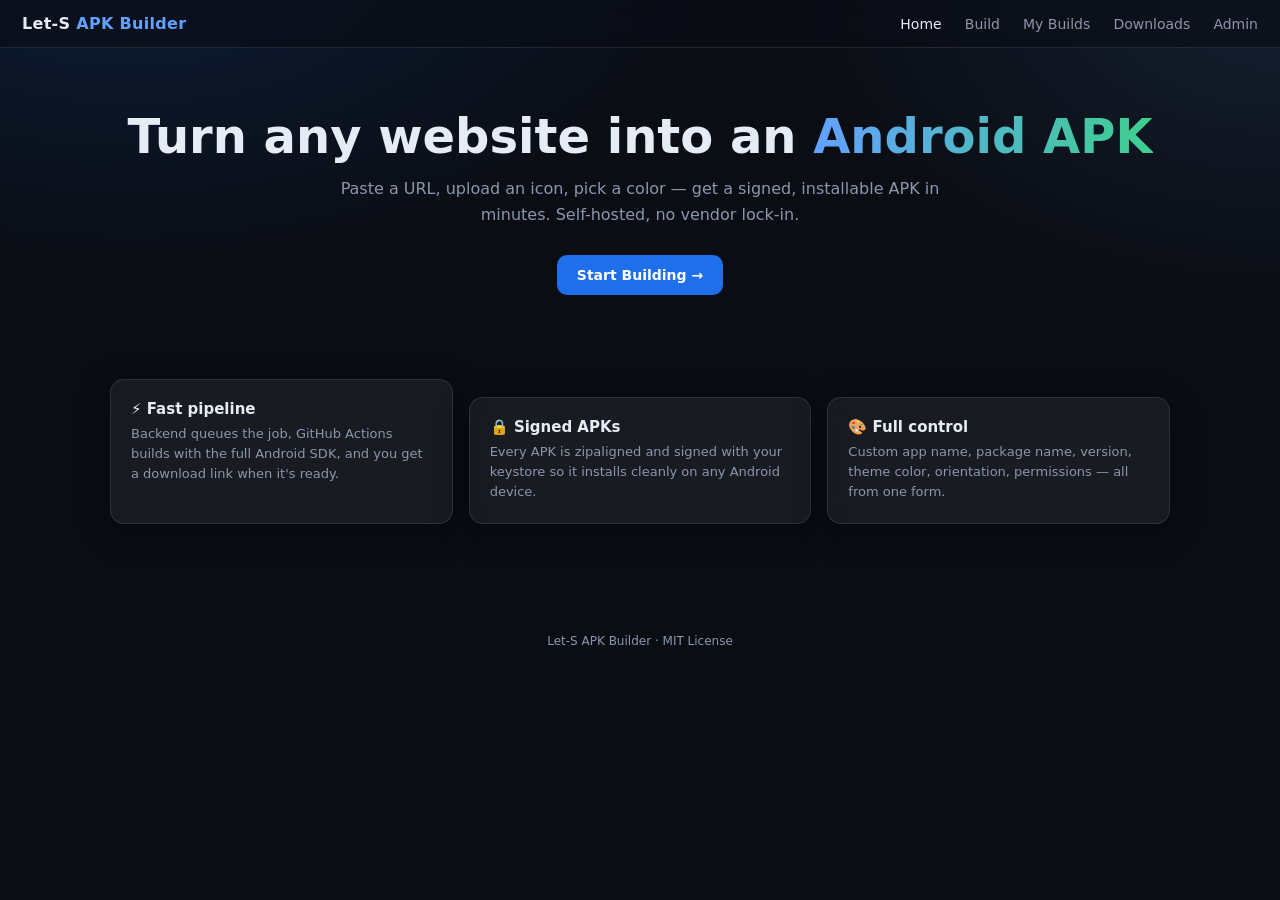
<file: index.html>
<!DOCTYPE html>
<html lang="en">
<head>
<meta charset="UTF-8" />
<meta name="viewport" content="width=device-width, initial-scale=1" />
<title>Let-S APK Builder — Convert any website to an Android APK</title>
<link rel="stylesheet" href="assets/style.css" />
</head>
<body>
<header class="nav">
  <div class="brand">Let-S <span>APK Builder</span></div>
  <nav>
    <a href="index.html" class="active">Home</a>
    <a href="build.html">Build</a>
    <a href="builds.html">My Builds</a>
  <a href="downloads.html">Downloads</a>
  
  <a href="admin-login.html" id="adminNavLink">Admin</a>
    

  </nav>
</header>

<section class="hero">
  <h1>Turn any website into an <span class="grad">Android APK</span></h1>
  <p>Paste a URL, upload an icon, pick a color — get a signed, installable APK in minutes. Self-hosted, no vendor lock-in.</p>
  <a href="build.html" class="btn">Start Building →</a>
</section>

<main class="container container-wide">
  <div class="features">
    <div class="card feature">
      <h3>⚡ Fast pipeline</h3>
      <p>Backend queues the job, GitHub Actions builds with the full Android SDK, and you get a download link when it's ready.</p>
    </div>
    <div class="card feature">
      <h3>🔒 Signed APKs</h3>
      <p>Every APK is zipaligned and signed with your keystore so it installs cleanly on any Android device.</p>
    </div>
    <div class="card feature">
      <h3>🎨 Full control</h3>
      <p>Custom app name, package name, version, theme color, orientation, permissions — all from one form.</p>
    </div>
  </div>
</main>

<footer>Let-S APK Builder · MIT License</footer>
</body>
</html>
</file>
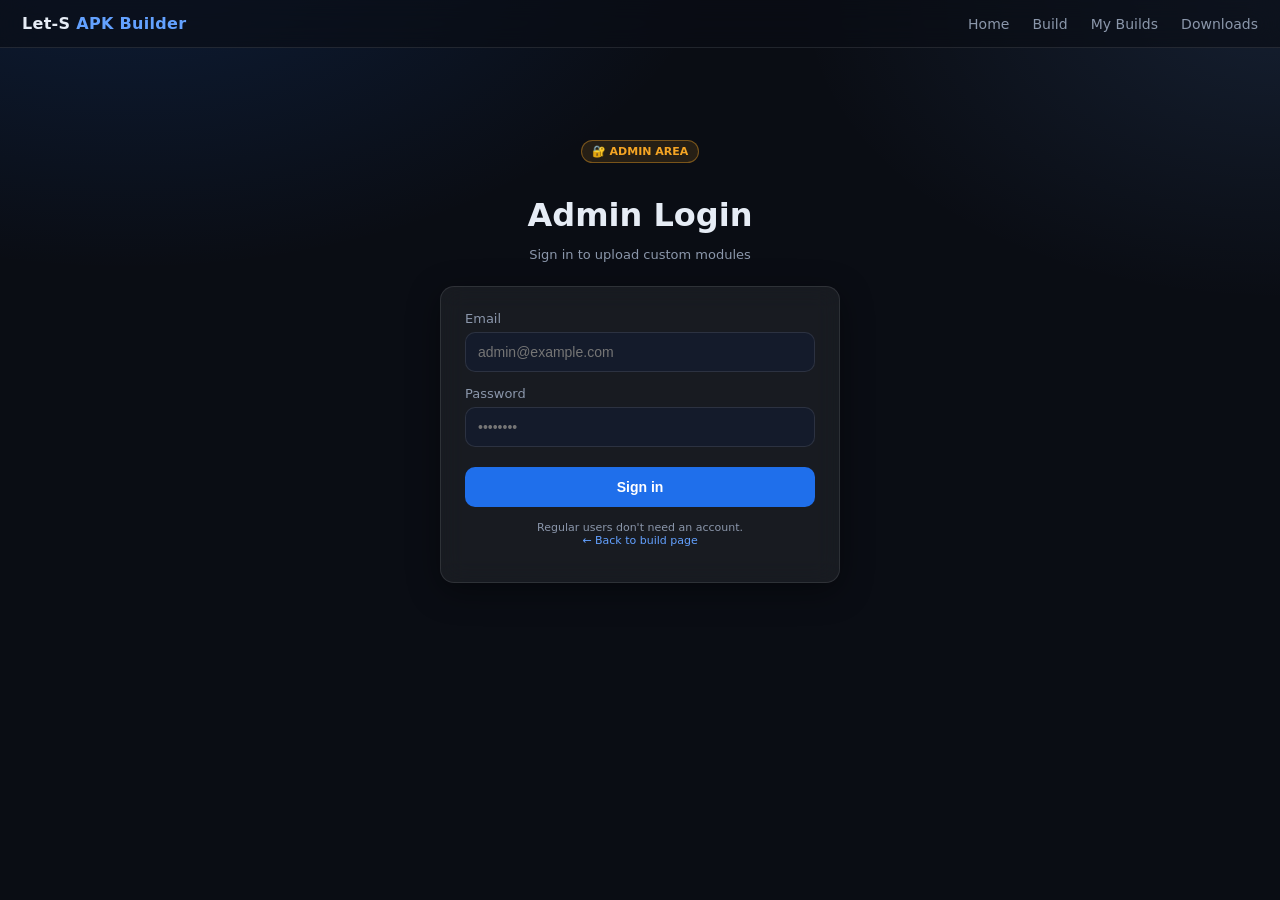
<file: admin-login.html>
<!DOCTYPE html>
<html lang="en">
<head>
<meta charset="UTF-8" />
<meta name="viewport" content="width=device-width, initial-scale=1" />
<meta http-equiv="Cache-Control" content="no-cache, no-store, must-revalidate" />
<title>Admin Login — Let-S APK Builder</title>
<link rel="stylesheet" href="assets/style.css?v=10" />
<style>
  .login-wrap {
    max-width: 400px;
    margin: 60px auto;
  }
  .login-wrap h1 {
    text-align: center;
    margin-bottom: 8px;
  }
  .login-wrap .sub {
    text-align: center;
    color: var(--muted);
    font-size: 13px;
    margin-bottom: 24px;
  }
  .admin-badge {
    display: inline-flex;
    align-items: center;
    gap: 6px;
    padding: 4px 10px;
    background: rgba(245, 165, 36, 0.12);
    border: 1px solid rgba(245, 165, 36, 0.4);
    border-radius: 999px;
    font-size: 11px;
    color: var(--warning);
    font-weight: 700;
    margin-bottom: 12px;
  }
</style>
</head>
<body>
<header class="nav">
  <div class="brand">Let-S <span>APK Builder</span></div>
  <nav>
    <a href="index.html">Home</a>
    <a href="build.html">Build</a>
    <a href="builds.html">My Builds</a>
    <a href="downloads.html">Downloads</a>
  </nav>
</header>

<main class="container">
  <div class="login-wrap">
    <div style="text-align:center;">
      <div class="admin-badge">🔐 ADMIN AREA</div>
    </div>
    <h1>Admin Login</h1>
    <p class="sub">Sign in to upload custom modules</p>

    <form id="loginForm" class="card">
      <div>
        <label for="email">Email</label>
        <input id="email" type="email" placeholder="admin@example.com" autocomplete="username" required />
      </div>
      <div style="margin-top:14px;">
        <label for="password">Password</label>
        <input id="password" type="password" placeholder="••••••••" autocomplete="current-password" required />
      </div>

      <div id="loginError"></div>

      <button type="submit" class="btn btn-block" style="margin-top:20px;" id="loginBtn">
        Sign in
      </button>

      <p style="text-align:center;margin-top:14px;font-size:11px;color:var(--muted);">
        Regular users don't need an account.<br>
        <a href="build.html">← Back to build page</a>
      </p>
    </form>
  </div>
</main>

<script src="assets/app.js?v=10"></script>
<script>
  const form = document.getElementById("loginForm");
  const errorEl = document.getElementById("loginError");
  const btn = document.getElementById("loginBtn");

  // If already logged in, redirect
  if (localStorage.getItem("admin_token")) {
    location.href = "build.html";
  }

  form.addEventListener("submit", async (e) => {
    e.preventDefault();
    errorEl.innerHTML = "";
    btn.disabled = true;
    btn.textContent = "Signing in…";

    try {
      const email = document.getElementById("email").value.trim();
      const password = document.getElementById("password").value;

      const res = await fetch(`${API_BASE}/api/admin/login`, {
        method: "POST",
        headers: { "Content-Type": "application/json" },
        body: JSON.stringify({ email, password }),
      });

      const data = await res.json().catch(() => ({}));
      if (!res.ok) throw new Error(data.error || `Login failed (${res.status})`);

      // Save token + user
      localStorage.setItem("admin_token", data.token);
      localStorage.setItem("admin_user", JSON.stringify(data.user));

      location.href = "build.html";
    } catch (err) {
      errorEl.innerHTML = `<div class="error-box">${err.message}</div>`;
      btn.disabled = false;
      btn.textContent = "Sign in";
    }
  });
</script>
</body>
</html>
</file>
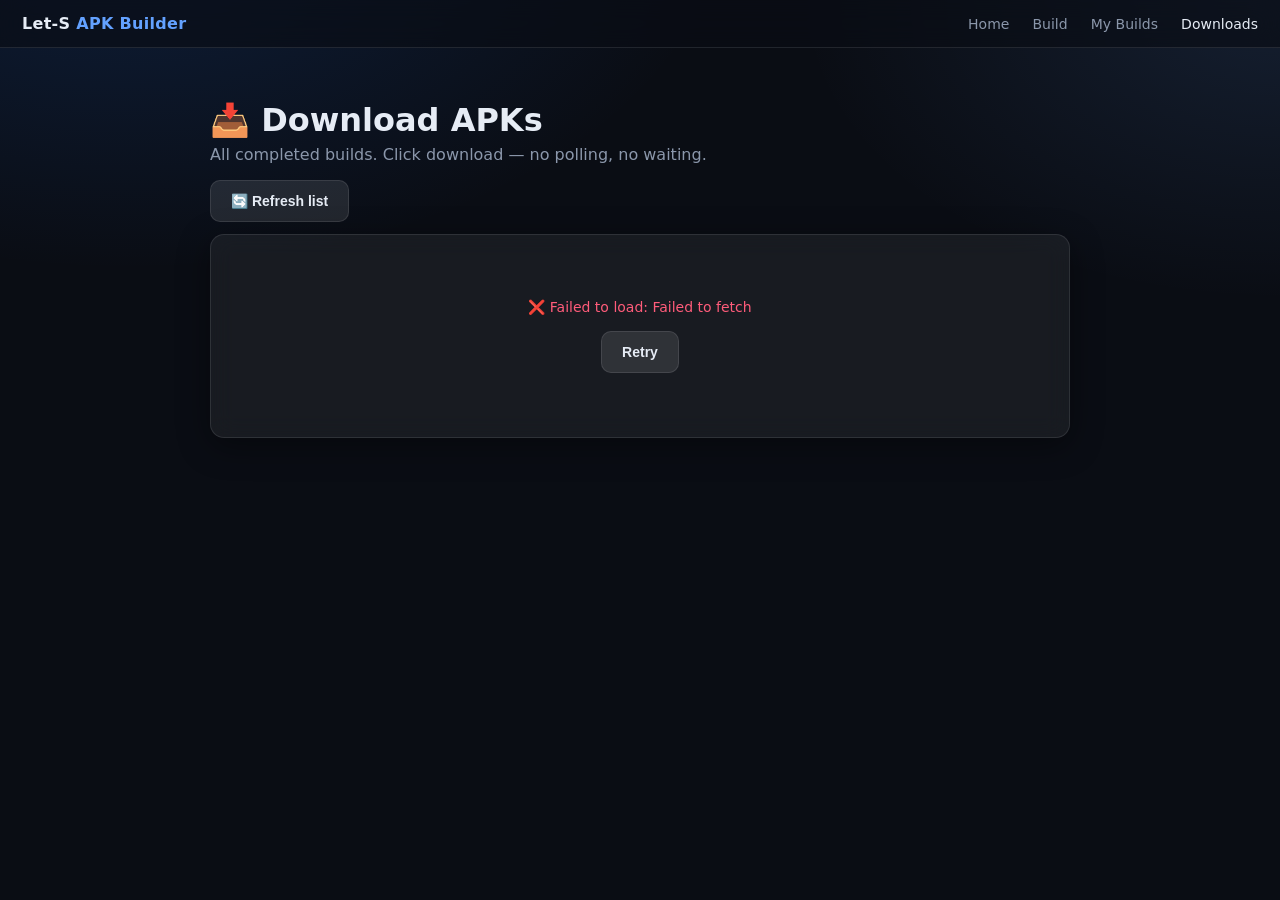
<file: download.html>
<!DOCTYPE html>
<html lang="en">
<head>
<meta charset="UTF-8" />
<meta name="viewport" content="width=device-width, initial-scale=1" />
<meta http-equiv="Cache-Control" content="no-cache, no-store, must-revalidate" />
<meta http-equiv="Pragma" content="no-cache" />
<meta http-equiv="Expires" content="0" />
<title>Downloads — Let-S APK Builder</title>
<link rel="stylesheet" href="assets/style.css?v=4" />
<style>
  .dl-item {
    display: flex; align-items: center; justify-content: space-between;
    gap: 12px;
    padding: 16px;
    border-bottom: 1px solid var(--border);
    flex-wrap: wrap;
  }
  .dl-item:last-child { border-bottom: none; }

  .dl-item .info {
    display: flex; flex-direction: column; gap: 4px;
    flex: 1; min-width: 200px;
  }
  .dl-item .app-name { font-weight: 700; font-size: 15px; color: var(--text); }
  .dl-item .sub { color: var(--muted); font-size: 12px; word-break: break-all; }
  .dl-item .pkg { color: var(--muted); font-size: 11px; font-family: ui-monospace, monospace; }

  .dl-btn {
    display: inline-flex; align-items: center; gap: 8px;
    padding: 10px 18px;
    background: var(--success);
    color: #fff;
    font-weight: 700;
    font-size: 14px;
    border-radius: 10px;
    border: none;
    cursor: pointer;
    text-decoration: none;
    white-space: nowrap;
  }
  .dl-btn:hover { background: #2fb578; }
  .dl-btn:active { transform: translateY(1px); }

  .copy-btn {
    padding: 8px 12px;
    background: transparent;
    color: var(--muted);
    border: 1px solid var(--border);
    border-radius: 8px;
    font-size: 12px;
    cursor: pointer;
  }
  .copy-btn:hover { color: var(--text); }

  .empty {
    padding: 40px 20px;
    text-align: center;
    color: var(--muted);
    font-size: 14px;
  }

  .toast {
    position: fixed; bottom: 20px; left: 50%; transform: translateX(-50%);
    background: var(--success); color: #fff;
    padding: 12px 20px; border-radius: 10px;
    font-size: 14px; font-weight: 600;
    opacity: 0; pointer-events: none;
    transition: opacity .2s;
    z-index: 1000;
  }
  .toast.show { opacity: 1; }
</style>
</head>
<body>
<header class="nav">
  <div class="brand">Let-S <span>APK Builder</span></div>
  <nav>
    <a href="index.html">Home</a>
    <a href="build.html">Build</a>
    <a href="builds.html">My Builds</a>
    <a href="downloads.html" class="active">Downloads</a>
  </nav>
</header>

<main class="container">
  <h1 style="margin-bottom:6px;">📥 Download APKs</h1>
  <p style="color:var(--muted);margin-top:0;">
    All completed builds. Click download — no polling, no waiting.
  </p>

  <div style="margin-bottom:12px;">
    <button class="btn secondary" onclick="loadBuilds()">🔄 Refresh list</button>
  </div>

  <div class="card">
    <div id="listBody">
      <div class="empty">Loading builds…</div>
    </div>
  </div>
</main>

<div id="toast" class="toast">Link copied!</div>

<script>
  // ⚠️ Update this if backend URL changes
  const API_BASE = "https://lets-apk-builder.onrender.com";

  function escapeHtml(s) {
    return String(s ?? "").replace(/[<>&"']/g, (c) => ({
      "<": "&lt;", ">": "&gt;", "&": "&amp;", '"': "&quot;", "'": "&#39;"
    }[c] || c));
  }

  function formatDate(iso) {
    if (!iso) return "—";
    try {
      return new Date(iso).toLocaleString();
    } catch {
      return iso;
    }
  }

  async function loadBuilds() {
    const body = document.getElementById("listBody");
    body.innerHTML = `<div class="empty">Loading builds…</div>`;

    try {
      const res = await fetch(`${API_BASE}/api/builds?limit=50&_=${Date.now()}`);
      if (!res.ok) throw new Error(`API returned ${res.status}`);
      const data = await res.json();
      const builds = data.builds || [];

      // Only show completed builds with apkUrl
      const downloadable = builds.filter(b => b.status === "completed" && b.apkUrl);

      if (!downloadable.length) {
        body.innerHTML = `
          <div class="empty">
            No completed APKs yet.<br><br>
            <a href="build.html" class="btn">Build an APK →</a>
          </div>`;
        return;
      }

      body.innerHTML = downloadable.map(b => {
        const cfg = b.config || {};
        const appName = cfg.appName || "(untitled)";
        const pkg = cfg.packageName || "";
        const version = cfg.versionName || "";
        const date = formatDate(b.completedAt || b.createdAt);
        const downloadUrl = `${API_BASE}/api/download/${b.id}`;
        const directUrl = b.apkUrl;

        return `
          <div class="dl-item">
            <div class="info">
              <span class="app-name">${escapeHtml(appName)} ${version ? `v${escapeHtml(version)}` : ""}</span>
              <span class="sub">Built: ${escapeHtml(date)}</span>
              ${pkg ? `<span class="pkg">${escapeHtml(pkg)}</span>` : ""}
            </div>
            <div style="display:flex;gap:8px;align-items:center;flex-wrap:wrap;">
              <a class="dl-btn" href="${escapeHtml(downloadUrl)}" download>⬇ Download</a>
              <button class="copy-btn" onclick="copyLink('${escapeHtml(directUrl)}')">Copy link</button>
            </div>
          </div>
        `;
      }).join("");

    } catch (err) {
      body.innerHTML = `<div class="empty" style="color:var(--danger);">
        ❌ Failed to load: ${escapeHtml(err.message)}<br><br>
        <button class="btn secondary" onclick="loadBuilds()">Retry</button>
      </div>`;
    }
  }

  function copyLink(url) {
    navigator.clipboard.writeText(url).then(() => {
      const t = document.getElementById("toast");
      t.classList.add("show");
      setTimeout(() => t.classList.remove("show"), 1500);
    }).catch(() => {
      // Fallback for older browsers
      const ta = document.createElement("textarea");
      ta.value = url;
      document.body.appendChild(ta);
      ta.select();
      document.execCommand("copy");
      document.body.removeChild(ta);
      const t = document.getElementById("toast");
      t.classList.add("show");
      setTimeout(() => t.classList.remove("show"), 1500);
    });
  }

  // Initial load
  loadBuilds();
</script>
</body>
</html>
</file>
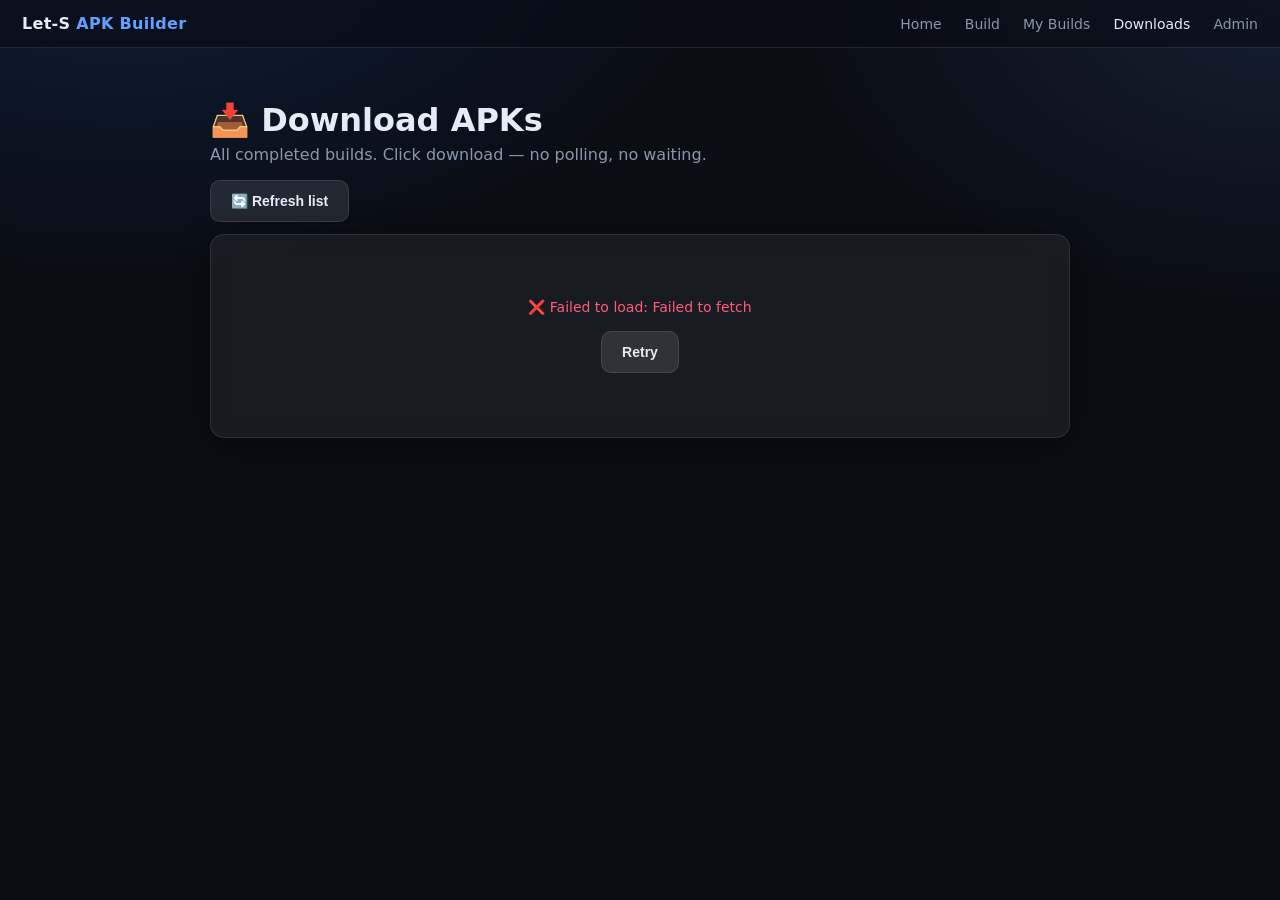
<file: downloads.html>
<!DOCTYPE html>
<html lang="en">
<head>
<meta charset="UTF-8" />
<meta name="viewport" content="width=device-width, initial-scale=1" />
<meta http-equiv="Cache-Control" content="no-cache, no-store, must-revalidate" />
<meta http-equiv="Pragma" content="no-cache" />
<meta http-equiv="Expires" content="0" />
<title>Downloads — Let-S APK Builder</title>
<link rel="stylesheet" href="assets/style.css?v=4" />
<style>
  .dl-item {
    display: flex; align-items: center; justify-content: space-between;
    gap: 12px;
    padding: 16px;
    border-bottom: 1px solid var(--border);
    flex-wrap: wrap;
  }
  .dl-item:last-child { border-bottom: none; }

  .dl-item .info {
    display: flex; flex-direction: column; gap: 4px;
    flex: 1; min-width: 200px;
  }
  .dl-item .app-name { font-weight: 700; font-size: 15px; color: var(--text); }
  .dl-item .sub { color: var(--muted); font-size: 12px; word-break: break-all; }
  .dl-item .pkg { color: var(--muted); font-size: 11px; font-family: ui-monospace, monospace; }

  .dl-btn {
    display: inline-flex; align-items: center; gap: 8px;
    padding: 10px 18px;
    background: var(--success);
    color: #fff;
    font-weight: 700;
    font-size: 14px;
    border-radius: 10px;
    border: none;
    cursor: pointer;
    text-decoration: none;
    white-space: nowrap;
  }
  .dl-btn:hover { background: #2fb578; }
  .dl-btn:active { transform: translateY(1px); }

  .copy-btn {
    padding: 8px 12px;
    background: transparent;
    color: var(--muted);
    border: 1px solid var(--border);
    border-radius: 8px;
    font-size: 12px;
    cursor: pointer;
  }
  .copy-btn:hover { color: var(--text); }

  .empty {
    padding: 40px 20px;
    text-align: center;
    color: var(--muted);
    font-size: 14px;
  }

  .toast {
    position: fixed; bottom: 20px; left: 50%; transform: translateX(-50%);
    background: var(--success); color: #fff;
    padding: 12px 20px; border-radius: 10px;
    font-size: 14px; font-weight: 600;
    opacity: 0; pointer-events: none;
    transition: opacity .2s;
    z-index: 1000;
  }
  .toast.show { opacity: 1; }
</style>
</head>
<body>
<header class="nav">
  <div class="brand">Let-S <span>APK Builder</span></div>
  <nav>
    <a href="index.html">Home</a>
    <a href="build.html">Build</a>
    <a href="builds.html">My Builds</a>
    <a href="downloads.html" class="active">Downloads</a>
    <a href="admin-login.html" id="adminNavLink">Admin</a>
  </nav>
</header>

<main class="container">
  <h1 style="margin-bottom:6px;">📥 Download APKs</h1>
  <p style="color:var(--muted);margin-top:0;">
    All completed builds. Click download — no polling, no waiting.
  </p>

  <div style="margin-bottom:12px;">
    <button class="btn secondary" onclick="loadBuilds()">🔄 Refresh list</button>
  </div>

  <div class="card">
    <div id="listBody">
      <div class="empty">Loading builds…</div>
    </div>
  </div>
</main>

<div id="toast" class="toast">Link copied!</div>

<script>
  // ⚠️ Update this if backend URL changes
  const API_BASE = "https://lets-apk-builder.onrender.com";

  function escapeHtml(s) {
    return String(s ?? "").replace(/[<>&"']/g, (c) => ({
      "<": "&lt;", ">": "&gt;", "&": "&amp;", '"': "&quot;", "'": "&#39;"
    }[c] || c));
  }

  function formatDate(iso) {
    if (!iso) return "—";
    try {
      return new Date(iso).toLocaleString();
    } catch {
      return iso;
    }
  }

  async function loadBuilds() {
    const body = document.getElementById("listBody");
    body.innerHTML = `<div class="empty">Loading builds…</div>`;

    try {
      const res = await fetch(`${API_BASE}/api/builds?limit=50&_=${Date.now()}`);
      if (!res.ok) throw new Error(`API returned ${res.status}`);
      const data = await res.json();
      const builds = data.builds || [];

      // Only show completed builds with apkUrl
      const downloadable = builds.filter(b => b.status === "completed" && b.apkUrl);

      if (!downloadable.length) {
        body.innerHTML = `
          <div class="empty">
            No completed APKs yet.<br><br>
            <a href="build.html" class="btn">Build an APK →</a>
          </div>`;
        return;
      }

      body.innerHTML = downloadable.map(b => {
        const cfg = b.config || {};
        const appName = cfg.appName || "(untitled)";
        const pkg = cfg.packageName || "";
        const version = cfg.versionName || "";
        const date = formatDate(b.completedAt || b.createdAt);
        const downloadUrl = `${API_BASE}/api/download/${b.id}`;
        const directUrl = b.apkUrl;

        return `
          <div class="dl-item">
            <div class="info">
              <span class="app-name">${escapeHtml(appName)} ${version ? `v${escapeHtml(version)}` : ""}</span>
              <span class="sub">Built: ${escapeHtml(date)}</span>
              ${pkg ? `<span class="pkg">${escapeHtml(pkg)}</span>` : ""}
            </div>
            <div style="display:flex;gap:8px;align-items:center;flex-wrap:wrap;">
              <a class="dl-btn" href="${escapeHtml(downloadUrl)}" download>⬇ Download</a>
              <button class="copy-btn" onclick="copyLink('${escapeHtml(directUrl)}')">Copy link</button>
            </div>
          </div>
        `;
      }).join("");

    } catch (err) {
      body.innerHTML = `<div class="empty" style="color:var(--danger);">
        ❌ Failed to load: ${escapeHtml(err.message)}<br><br>
        <button class="btn secondary" onclick="loadBuilds()">Retry</button>
      </div>`;
    }
  }

  function copyLink(url) {
    navigator.clipboard.writeText(url).then(() => {
      const t = document.getElementById("toast");
      t.classList.add("show");
      setTimeout(() => t.classList.remove("show"), 1500);
    }).catch(() => {
      // Fallback for older browsers
      const ta = document.createElement("textarea");
      ta.value = url;
      document.body.appendChild(ta);
      ta.select();
      document.execCommand("copy");
      document.body.removeChild(ta);
      const t = document.getElementById("toast");
      t.classList.add("show");
      setTimeout(() => t.classList.remove("show"), 1500);
    });
  }

  // Initial load
  loadBuilds();
</script>
</body>
</html>
</file>
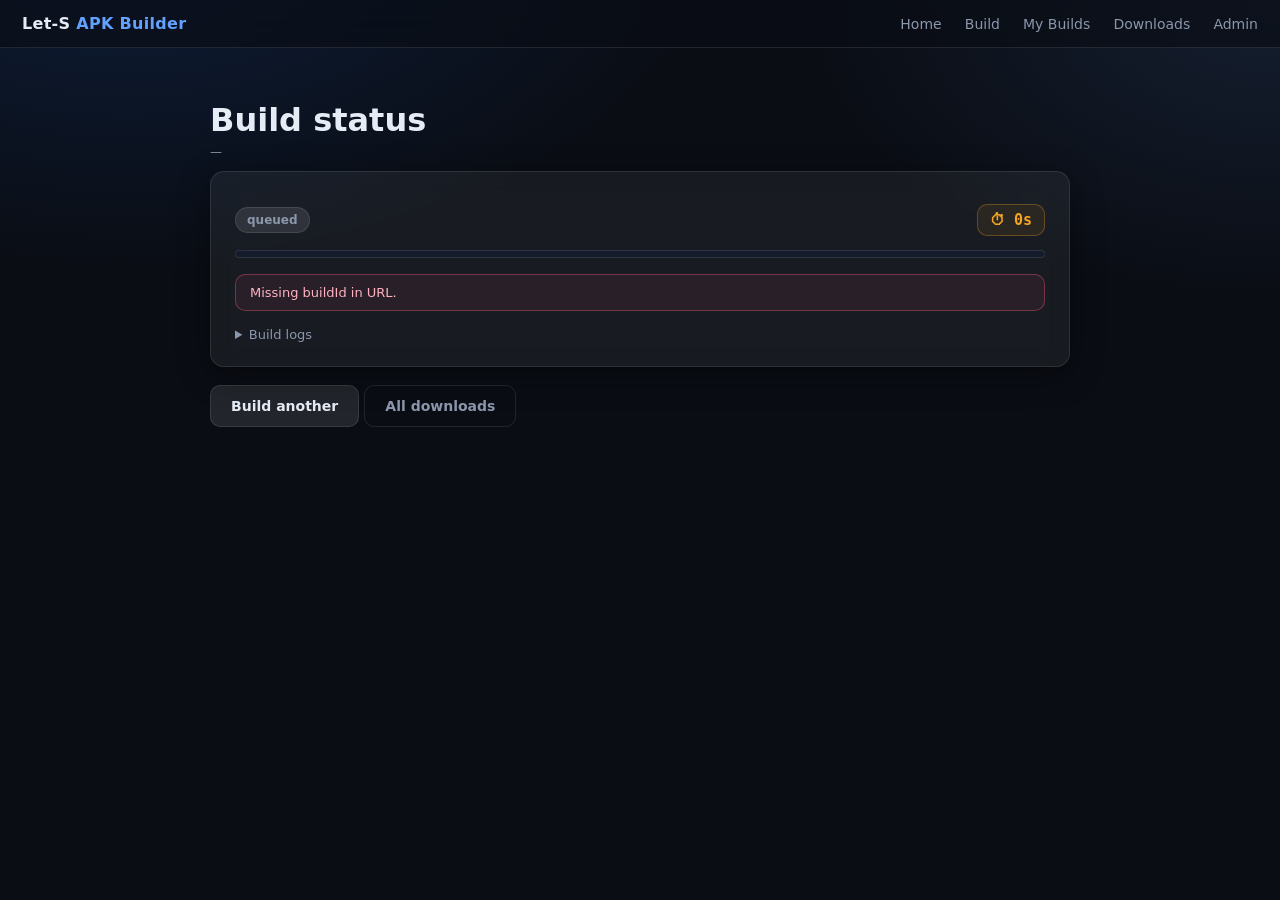
<file: status.html>
<!DOCTYPE html>
<html lang="en">
<head>
<meta charset="UTF-8" />
<meta name="viewport" content="width=device-width, initial-scale=1" />
<meta http-equiv="Cache-Control" content="no-cache, no-store, must-revalidate" />
<meta http-equiv="Pragma" content="no-cache" />
<meta http-equiv="Expires" content="0" />
<title>Build status — Let-S APK Builder</title>
<link rel="stylesheet" href="assets/style.css?v=4" />
<style>
  /* ---- Live timer ---- */
  .timer-bar {
    display: flex; align-items: center; justify-content: space-between;
    gap: 12px; margin: 8px 0 14px; flex-wrap: wrap;
  }
  .timer {
    display: inline-flex; align-items: center; gap: 8px;
    font-family: ui-monospace, SFMono-Regular, Menlo, monospace;
    font-size: 15px; font-weight: 700;
    color: var(--warning);
    background: rgba(245, 165, 36, 0.08);
    border: 1px solid rgba(245, 165, 36, 0.3);
    padding: 6px 12px; border-radius: 10px;
  }
  .timer.done {
    color: var(--success);
    background: rgba(62, 207, 142, 0.08);
    border-color: rgba(62, 207, 142, 0.3);
  }
  .timer.failed {
    color: var(--danger);
    background: rgba(255, 92, 122, 0.08);
    border-color: rgba(255, 92, 122, 0.3);
  }

  /* ---- Step list ---- */
  .step-list { list-style: none; padding: 0; margin: 16px 0 0; }
  .step {
    display: flex; align-items: center; gap: 12px;
    padding: 10px 12px;
    border-bottom: 1px solid var(--border);
    font-size: 14px;
  }
  .step:last-child { border-bottom: none; }
  .step-icon {
    width: 26px; height: 26px; border-radius: 50%;
    display: flex; align-items: center; justify-content: center;
    font-size: 12px; font-weight: bold; flex-shrink: 0;
    background: var(--glass-strong); color: var(--muted);
    border: 1px solid var(--border);
    transition: all .3s;
  }
  .step.done .step-icon {
    background: rgba(62, 207, 142, 0.15);
    color: var(--success);
    border-color: rgba(62, 207, 142, 0.5);
  }
  .step.active .step-icon {
    background: rgba(245, 165, 36, 0.15);
    color: var(--warning);
    border-color: rgba(245, 165, 36, 0.5);
    animation: pulse 1.2s ease-in-out infinite;
  }
  .step.failed .step-icon {
    background: rgba(255, 92, 122, 0.15);
    color: var(--danger);
    border-color: rgba(255, 92, 122, 0.5);
  }
  @keyframes pulse {
    0%, 100% { transform: scale(1); }
    50% { transform: scale(1.15); }
  }
  .step-name { flex: 1; }
  .step.done .step-name { color: var(--text); }
  .step.active .step-name { color: var(--warning); font-weight: 700; }
  .step.pending .step-name { color: var(--muted); }
  .step.failed .step-name { color: var(--danger); font-weight: 700; }
  .step-time {
    font-family: ui-monospace, monospace;
    font-size: 11px; color: var(--muted);
  }

  /* ---- Current step banner ---- */
  .current-banner {
    background: rgba(245, 165, 36, 0.06);
    border: 1px solid rgba(245, 165, 36, 0.25);
    border-radius: 12px;
    padding: 12px 14px;
    margin: 12px 0;
    display: flex; align-items: center; gap: 10px;
    font-size: 14px;
    color: var(--warning);
    font-weight: 600;
  }
  .current-banner .dot {
    width: 10px; height: 10px; border-radius: 50%;
    background: var(--warning);
    animation: blink 1s ease-in-out infinite;
    flex-shrink: 0;
  }
  @keyframes blink {
    0%, 100% { opacity: 1; }
    50% { opacity: 0.3; }
  }

  /* ---- Download button ---- */
  .download-hero {
    display: none;
    margin-top: 18px;
    padding: 22px;
    background: linear-gradient(135deg, rgba(62,207,142,0.12), rgba(31,111,235,0.12));
    border: 2px solid rgba(62, 207, 142, 0.5);
    border-radius: 14px;
    text-align: center;
    animation: fadeUp .5s ease;
  }
  @keyframes fadeUp {
    from { opacity: 0; transform: translateY(10px); }
    to { opacity: 1; transform: translateY(0); }
  }
  .download-hero h3 {
    margin: 0 0 6px;
    font-size: 17px;
    color: var(--success);
  }
  .download-hero p {
    margin: 0 0 16px;
    color: var(--muted);
    font-size: 13px;
  }
  .dl-big-btn {
    display: inline-flex; align-items: center; justify-content: center;
    gap: 10px;
    padding: 16px 28px;
    background: var(--success);
    color: #fff;
    font-weight: 800;
    font-size: 17px;
    border-radius: 12px;
    border: none;
    cursor: pointer;
    text-decoration: none;
    box-shadow: 0 6px 20px rgba(62, 207, 142, 0.35);
    transition: transform .15s, box-shadow .15s;
  }
  .dl-big-btn:hover {
    transform: translateY(-2px);
    box-shadow: 0 10px 26px rgba(62, 207, 142, 0.5);
  }
  .dl-big-btn:active { transform: translateY(0); }

  .dl-meta {
    margin-top: 12px;
    font-size: 12px;
    color: var(--muted);
  }
  .dl-meta a {
    color: var(--muted);
    text-decoration: underline;
  }

  /* ---- Log box ---- */
  .log-box {
    background: #05080f; border: 1px solid var(--border); border-radius: 10px;
    padding: 12px; font-family: ui-monospace, Menlo, monospace; font-size: 12px;
    max-height: 240px; overflow-y: auto; white-space: pre-wrap; color: #a9b7cc;
  }
</style>
</head>
<body>
<header class="nav">
  <div class="brand">Let-S <span>APK Builder</span></div>
  <nav>
    <a href="index.html">Home</a>
    <a href="build.html">Build</a>
    <a href="builds.html">My Builds</a>
    <a href="downloads.html">Downloads</a>
    <a href="admin-login.html" id="adminNavLink">Admin</a>
  </nav>
</header>

<main class="container">
  <h1 style="margin-bottom:6px;">Build status</h1>
  <p style="color:var(--muted);margin-top:0;font-size:12px;word-break:break-all;" id="buildIdLabel">—</p>

  <div class="card">
    <!-- Status pill + timer -->
    <div class="timer-bar">
      <span id="statusPill" class="pill queued">queued</span>
      <span id="timer" class="timer">⏱ 0s</span>
    </div>

    <!-- Progress bar -->
    <div class="progress"><div id="progressBar" style="width:0%"></div></div>

    <!-- Current step banner -->
    <div id="currentBanner" class="current-banner" style="display:none;">
      <span class="dot"></span>
      <span id="currentBannerText">Working…</span>
    </div>

    <!-- Step list -->
    <ul class="step-list" id="stepList"></ul>

    <!-- Message -->
    <div id="msg"></div>

    <!-- Download hero (shown on completed) -->
    <div id="downloadHero" class="download-hero">
      <h3>✅ APK Ready!</h3>
      <p id="downloadMeta">Build completed in …</p>
      <a id="downloadBtn" class="dl-big-btn" href="#" download>⬇ Download APK</a>
      <div class="dl-meta">
        Or copy direct link:
        <a href="#" id="directLink" target="_blank" rel="noopener">GitHub Releases URL</a>
      </div>
    </div>

    <details style="margin-top:16px;">
      <summary style="cursor:pointer;color:var(--muted);font-size:13px;">Build logs</summary>
      <div class="log-box" id="logBox" style="margin-top:10px;"></div>
    </details>
  </div>

  <div style="margin-top:18px;">
    <a href="build.html" class="btn secondary">Build another</a>
    <a href="downloads.html" class="btn ghost">All downloads</a>
  </div>
</main>

<script>
  // ============ Config ============
  const API_BASE = "https://lets-apk-builder.onrender.com";
  const POLL_MS = 3000;

  // ============ Steps (must match workflow STEP_INDEX) ============
  const STEPS = [
    { index: 1, name: "Received job" },
    { index: 2, name: "Android SDK ready" },
    { index: 3, name: "Configuration loaded" },
    { index: 4, name: "Android project generated" },
    { index: 5, name: "APK compiled with Gradle" },
    { index: 6, name: "APK signed with keystore" },
    { index: 7, name: "Uploaded to GitHub Releases" },
  ];

  const PCT = { queued: 3, building: 55, signing: 80, uploading: 95, completed: 100, failed: 100 };

  // ============ Elements ============
  const id = new URLSearchParams(location.search).get("buildId");
  const statusPill = document.getElementById("statusPill");
  const progressBar = document.getElementById("progressBar");
  const timerEl = document.getElementById("timer");
  const logBox = document.getElementById("logBox");
  const msg = document.getElementById("msg");
  const stepList = document.getElementById("stepList");
  const currentBanner = document.getElementById("currentBanner");
  const currentBannerText = document.getElementById("currentBannerText");
  const downloadHero = document.getElementById("downloadHero");
  const downloadBtn = document.getElementById("downloadBtn");
  const downloadMeta = document.getElementById("downloadMeta");
  const directLink = document.getElementById("directLink");
  const buildIdLabel = document.getElementById("buildIdLabel");

  // ============ State ============
  let startedAt = null;       // Date object
  let completedAt = null;     // Date object
  let finalStatus = null;
  let currentStepIndex = 0;
  let stepStartTimes = {};    // stepIndex -> Date
  let lastStepIndexSeen = 0;
  let pollTimer = null;
  let tickTimer = null;

  // ============ Helpers ============
  function fmtDuration(ms) {
    if (!ms || ms < 0) return "0s";
    const s = Math.floor(ms / 1000);
    const m = Math.floor(s / 60);
    const sec = s % 60;
    if (m > 0) return `${m}m ${sec}s`;
    return `${sec}s`;
  }

  function fmtClock(ms) {
    if (!ms || ms < 0) ms = 0;
    const s = Math.floor(ms / 1000);
    const m = Math.floor(s / 60);
    const sec = s % 60;
    return `${String(m).padStart(2, "0")}:${String(sec).padStart(2, "0")}`;
  }

  function updateTimer() {
    if (!startedAt) return;
    const endMs = completedAt ? completedAt.getTime() : Date.now();
    const elapsed = endMs - startedAt.getTime();
    timerEl.textContent = "⏱ " + fmtClock(elapsed);
  }

  function startTick() {
    if (tickTimer) return;
    tickTimer = setInterval(updateTimer, 1000);
    updateTimer();
  }

  function stopAll() {
    if (pollTimer) { clearTimeout(pollTimer); pollTimer = null; }
    if (tickTimer) { clearInterval(tickTimer); tickTimer = null; }
  }

  // ============ Render ============
  function renderSteps(activeIndex, mode) {
    stepList.innerHTML = STEPS.map((s) => {
      let cls = "pending";
      let timeStr = "";

      if (mode === "completed") {
        cls = "done";
      } else if (mode === "failed") {
        if (s.index < activeIndex) cls = "done";
        else if (s.index === activeIndex) cls = "failed";
        else cls = "pending";
      } else {
        if (s.index < activeIndex) cls = "done";
        else if (s.index === activeIndex) cls = "active";
        else cls = "pending";
      }

      // Compute per-step time
      const start = stepStartTimes[s.index];
      if (start && (cls === "done" || cls === "failed" || cls === "active")) {
        const end = completedAt && cls !== "active" ? completedAt : new Date();
        // Only compute for the actual previous step (rough estimate)
        if (s.index < activeIndex || (mode === "completed")) {
          // We don't know exact end of each step; estimate: next step start
          const nextStart = stepStartTimes[s.index + 1];
          const endEstimate = nextStart || completedAt || new Date();
          timeStr = fmtDuration(endEstimate.getTime() - start.getTime());
        }
      }

      const icon = cls === "done" ? "✓" : cls === "active" ? "●" : cls === "failed" ? "✕" : s.index;
      return `<li class="step ${cls}">
        <span class="step-icon">${icon}</span>
        <span class="step-name">${s.name}</span>
        ${timeStr ? `<span class="step-time">${timeStr}</span>` : ""}
      </li>`;
    }).join("");
  }

  function render(b) {
    finalStatus = b.status;

    // Started time
    if (b.createdAt && !startedAt) {
      startedAt = new Date(b.createdAt);
      startTick();
    }
    if (b.completedAt) {
      completedAt = new Date(b.completedAt);
      updateTimer();
    }

    // Status pill
    statusPill.className = `pill ${b.status}`;
    statusPill.textContent = b.status;

    // Progress
    const pct = PCT[b.status] || (b.stepIndex ? Math.min(95, (b.stepIndex / STEPS.length) * 100) : 3);
    progressBar.style.width = pct + "%";

    // Step index tracking (for per-step timing)
    const si = Number(b.stepIndex) || 0;
    if (si > lastStepIndexSeen) {
      stepStartTimes[si] = new Date();
      lastStepIndexSeen = si;
    }
    currentStepIndex = si;

    // Current banner
    if (b.status === "completed" || b.status === "failed") {
      currentBanner.style.display = "none";
    } else if (b.currentStep) {
      currentBanner.style.display = "flex";
      currentBannerText.textContent = b.currentStep + "…";
    } else {
      currentBanner.style.display = "none";
    }

    // Steps list
    if (b.status === "completed") {
      renderSteps(STEPS.length, "completed");
    } else if (b.status === "failed") {
      renderSteps(si || 1, "failed");
    } else if (si > 0) {
      renderSteps(si, "building");
    } else {
      renderSteps(0, "queued");
    }

    // Logs
    if (b.logs?.length) logBox.textContent = b.logs.join("\n");

    // Status message / download hero
    if (b.status === "completed" && b.apkUrl) {
      // Final timer
      timerEl.classList.remove("failed");
      timerEl.classList.add("done");

      // Show download hero
      downloadHero.style.display = "block";
      const dur = completedAt && startedAt ? fmtDuration(completedAt.getTime() - startedAt.getTime()) : "—";
      downloadMeta.textContent = `Build completed in ${dur}`;

      const dlUrl = `${API_BASE}/api/download/${b.id}`;
      downloadBtn.href = dlUrl;
      downloadBtn.setAttribute("download", `${b.config?.appName || "app"}.apk`);

      directLink.href = b.apkUrl;
      directLink.textContent = "GitHub Releases URL";

      msg.innerHTML = "";
    } else if (b.status === "failed") {
      timerEl.classList.remove("done");
      timerEl.classList.add("failed");
      downloadHero.style.display = "none";
      msg.innerHTML = `<div class="error-box">❌ Build failed: ${escapeHtml(b.error || "unknown error")}</div>`;
    } else {
      downloadHero.style.display = "none";
      msg.innerHTML = `<div style="color:var(--muted);font-size:12px;">
        Auto-refreshing every 3 seconds…</div>`;
    }
  }

  function escapeHtml(s) {
    return String(s ?? "").replace(/[<>&"']/g, (c) => ({
      "<": "&lt;", ">": "&gt;", "&": "&amp;", '"': "&quot;", "'": "&#39;"
    }[c] || c));
  }

  // ============ Polling ============
  async function fetchBuild() {
    const res = await fetch(`${API_BASE}/api/build/${id}?_=${Date.now()}`);
    if (!res.ok) throw new Error(`API ${res.status}`);
    return res.json();
  }

  async function poll() {
    try {
      const b = await fetchBuild();
      render(b);
      if (b.status === "completed" || b.status === "failed") {
        stopAll();
        return;
      }
    } catch (err) {
      msg.innerHTML = `<div class="error-box">⚠ ${escapeHtml(err.message)} — retrying…</div>`;
    }
    pollTimer = setTimeout(poll, POLL_MS);
  }

  // ============ Init ============
  if (!id) {
    msg.innerHTML = `<div class="error-box">Missing buildId in URL.</div>`;
  } else {
    buildIdLabel.textContent = `ID: ${id}`;
    renderSteps(0, "queued");
    poll();
  }

  // Cleanup on page hide
  window.addEventListener("beforeunload", stopAll);
</script>
</body>
</html>
</file>
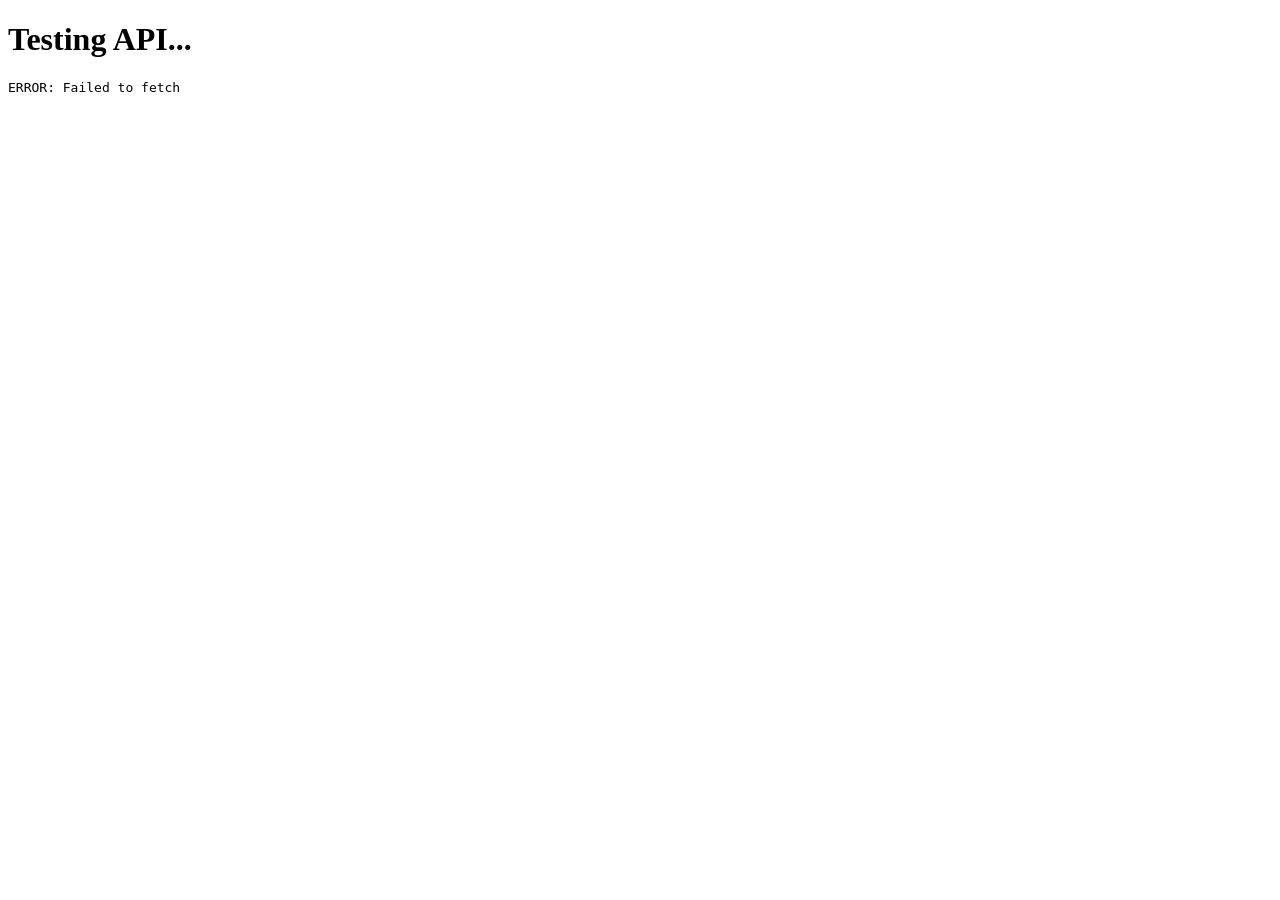
<file: test.html>
<!DOCTYPE html>
<html>
<head><title>Test</title></head>
<body>
<h1>Testing API...</h1>
<pre id="out">Loading...</pre>
<script>
fetch("https://lets-apk-builder.onrender.com/api/build/5c025afb-fc13-4e37-8799-9621772ac2b8")
  .then(r => r.json())
  .then(d => {
    document.getElementById("out").textContent = JSON.stringify(d, null, 2);
    if (d.status === "completed" && d.apkUrl) {
      const a = document.createElement("a");
      a.href = "https://lets-apk-builder.onrender.com/api/download/" + d.id;
      a.textContent = "⬇ DOWNLOAD APK";
      a.style.cssText = "font-size:24px;color:green;display:block;margin:20px";
      document.body.appendChild(a);
    }
  })
  .catch(e => document.getElementById("out").textContent = "ERROR: " + e.message);
</script>
</body>
</html>
</file>
<file: assets/style.css>
/* Let-S APK Builder — dark glassmorphism theme */
:root {
  --bg-0: #0a0d14;
  --bg-1: #0f1420;
  --bg-2: #141b2b;
  --glass: rgba(255, 255, 255, 0.06);
  --glass-strong: rgba(255, 255, 255, 0.1);
  --border: rgba(255, 255, 255, 0.1);
  --text: #e6ecf5;
  --muted: #8b97ab;
  --accent: #1f6feb;
  --accent-2: #63a1ff;
  --success: #3ecf8e;
  --danger: #ff5c7a;
  --warning: #f5a524;
  --radius: 14px;
  --shadow: 0 8px 32px rgba(0, 0, 0, 0.4);
  font-family: 'Inter', system-ui, -apple-system, Segoe UI, Roboto, sans-serif;
}
* { box-sizing: border-box; }
html, body { margin: 0; padding: 0; background: var(--bg-0); color: var(--text); min-height: 100vh; }
body {
  background:
    radial-gradient(1000px 600px at 10% -10%, rgba(31,111,235,0.18), transparent 60%),
    radial-gradient(800px 500px at 100% 0%, rgba(99,161,255,0.12), transparent 60%),
    var(--bg-0);
}
a { color: var(--accent-2); text-decoration: none; }
a:hover { text-decoration: underline; }

.container { max-width: 900px; margin: 0 auto; padding: 32px 20px 80px; }
.container-wide { max-width: 1100px; }

header.nav {
  position: sticky; top: 0; z-index: 10;
  display: flex; align-items: center; justify-content: space-between;
  padding: 14px 22px;
  backdrop-filter: blur(14px);
  background: rgba(10, 13, 20, 0.65);
  border-bottom: 1px solid var(--border);
}
header.nav .brand { font-weight: 700; letter-spacing: .3px; }
header.nav .brand span { color: var(--accent-2); }
header.nav nav a { margin-left: 18px; color: var(--muted); font-size: 14px; }
header.nav nav a.active, header.nav nav a:hover { color: var(--text); }

.hero { text-align: center; padding: 60px 20px 20px; }
.hero h1 { font-size: clamp(28px, 5vw, 48px); margin: 0 0 12px; }
.hero h1 .grad {
  background: linear-gradient(90deg, #63a1ff, #3ecf8e);
  -webkit-background-clip: text; background-clip: text; color: transparent;
}
.hero p { color: var(--muted); max-width: 620px; margin: 0 auto 28px; line-height: 1.6; }

.card {
  background: var(--glass);
  border: 1px solid var(--border);
  border-radius: var(--radius);
  padding: 24px;
  box-shadow: var(--shadow);
  backdrop-filter: blur(12px);
}
.card + .card { margin-top: 18px; }

label { display: block; font-size: 13px; color: var(--muted); margin-bottom: 6px; font-weight: 500; }
input[type="text"], input[type="url"], input[type="number"], input[type="email"], input[type="password"], select, textarea {
  width: 100%; padding: 11px 12px;
  background: var(--bg-2); color: var(--text);
  border: 1px solid var(--border); border-radius: 10px;
  font-size: 14px; outline: none; transition: border-color .15s, box-shadow .15s;
}
input:focus, select:focus, textarea:focus { border-color: var(--accent); box-shadow: 0 0 0 3px rgba(31,111,235,0.2); }
input[type="color"] {
  width: 60px; height: 40px; padding: 0; border: 1px solid var(--border);
  border-radius: 10px; background: var(--bg-2); cursor: pointer;
}
input[type="file"] { padding: 10px; background: var(--bg-2); border-radius: 10px; border: 1px dashed var(--border); width: 100%; color: var(--muted); }
input[type="radio"], input[type="checkbox"] { accent-color: var(--accent); }

.grid-2 { display: grid; grid-template-columns: 1fr 1fr; gap: 16px; }
@media (max-width: 640px) { .grid-2 { grid-template-columns: 1fr; } }

.btn {
  display: inline-flex; align-items: center; justify-content: center; gap: 8px;
  padding: 12px 20px; border: none; border-radius: 10px;
  background: var(--accent); color: #fff; font-weight: 600; font-size: 14px;
  cursor: pointer; transition: transform .12s, background .15s, opacity .15s;
}
.btn:hover { background: var(--accent-2); }
.btn:active { transform: translateY(1px); }
.btn.secondary { background: var(--glass-strong); color: var(--text); border: 1px solid var(--border); }
.btn.ghost { background: transparent; color: var(--muted); border: 1px solid var(--border); }
.btn:disabled { opacity: .5; cursor: not-allowed; }
.btn-block { width: 100%; }

.icon-preview {
  width: 96px; height: 96px; border-radius: 20px;
  background: var(--bg-2); border: 1px solid var(--border);
  display: none; object-fit: cover; margin-top: 8px;
}

.status-bar { display: flex; align-items: center; gap: 10px; margin: 8px 0 16px; }
.pill {
  display: inline-flex; align-items: center; gap: 6px;
  padding: 5px 11px; border-radius: 999px; font-size: 12px; font-weight: 600;
  background: var(--glass-strong); border: 1px solid var(--border);
}
.pill.queued { color: var(--muted); }
.pill.building, .pill.signing, .pill.uploading { color: var(--warning); }
.pill.completed { color: var(--success); border-color: rgba(62,207,142,0.4); }
.pill.failed { color: var(--danger); border-color: rgba(255,92,122,0.4); }

.spinner {
  width: 14px; height: 14px; border: 2px solid rgba(255,255,255,0.3);
  border-top-color: #fff; border-radius: 50%;
  animation: spin .8s linear infinite;
}
@keyframes spin { to { transform: rotate(360deg); } }

.progress {
  height: 8px; background: var(--bg-2); border-radius: 999px; overflow: hidden;
  border: 1px solid var(--border); margin: 12px 0;
}
.progress > div {
  height: 100%; background: linear-gradient(90deg, var(--accent), var(--accent-2));
  width: 0%; transition: width .4s ease;
}

.log-box {
  background: #05080f; border: 1px solid var(--border); border-radius: 10px;
  padding: 12px; font-family: ui-monospace, Menlo, monospace; font-size: 12px;
  max-height: 260px; overflow-y: auto; white-space: pre-wrap; color: #a9b7cc;
}

.build-item {
  display: flex; align-items: center; justify-content: space-between;
  padding: 14px 16px; border-bottom: 1px solid var(--border);
}
.build-item:last-child { border-bottom: none; }
.build-item .meta { display: flex; flex-direction: column; gap: 4px; }
.build-item .name { font-weight: 600; }
.build-item .sub { color: var(--muted); font-size: 12px; }

.error-box {
  background: rgba(255,92,122,0.08); border: 1px solid rgba(255,92,122,0.35);
  color: #ffb3c1; padding: 10px 14px; border-radius: 10px; font-size: 13px; margin: 12px 0;
}
.success-box {
  background: rgba(62,207,142,0.08); border: 1px solid rgba(62,207,142,0.35);
  color: #a5f0cf; padding: 10px 14px; border-radius: 10px; font-size: 13px; margin: 12px 0;
}

.features { display: grid; grid-template-columns: repeat(3, 1fr); gap: 16px; margin-top: 32px; }
@media (max-width: 720px) { .features { grid-template-columns: 1fr; } }
.feature { padding: 20px; }
.feature h3 { margin: 0 0 6px; font-size: 15px; }
.feature p { margin: 0; color: var(--muted); font-size: 13px; line-height: 1.55; }

footer { text-align: center; padding: 30px 20px; color: var(--muted); font-size: 12px; }
</file>
